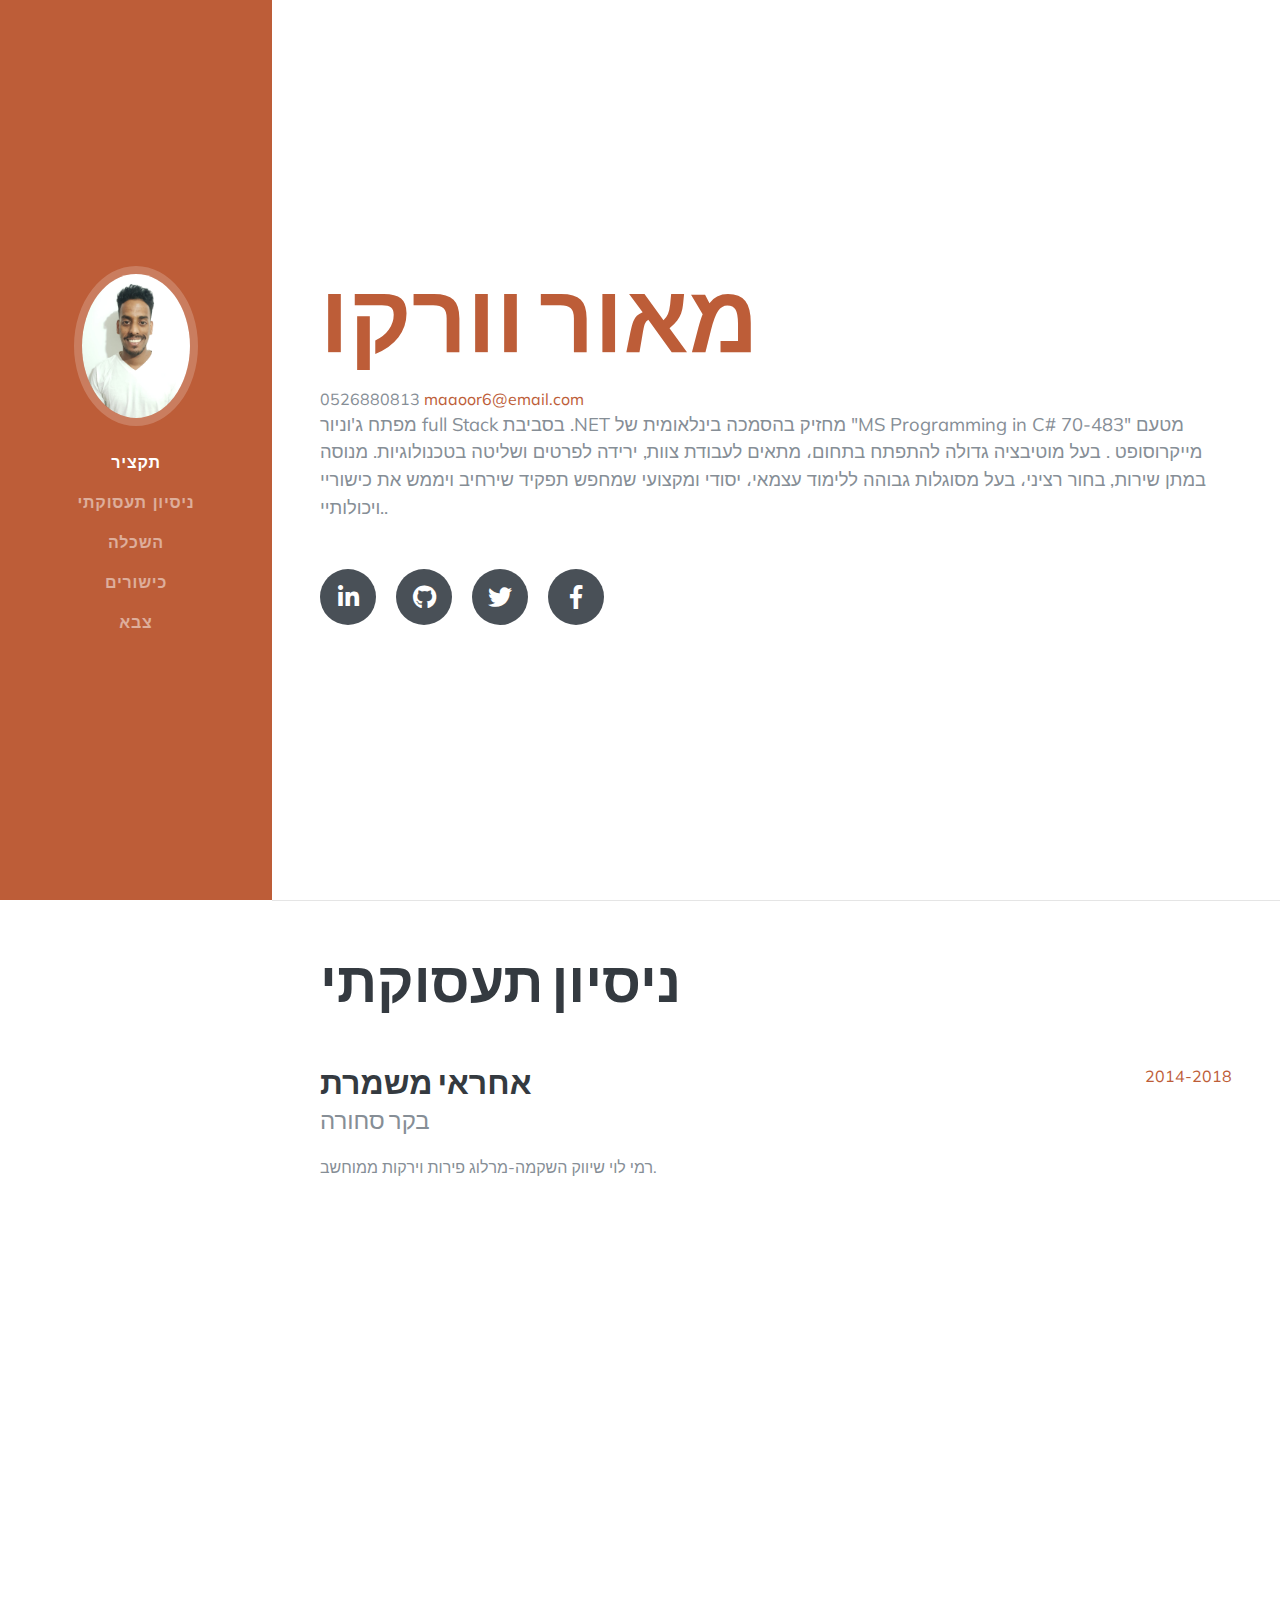
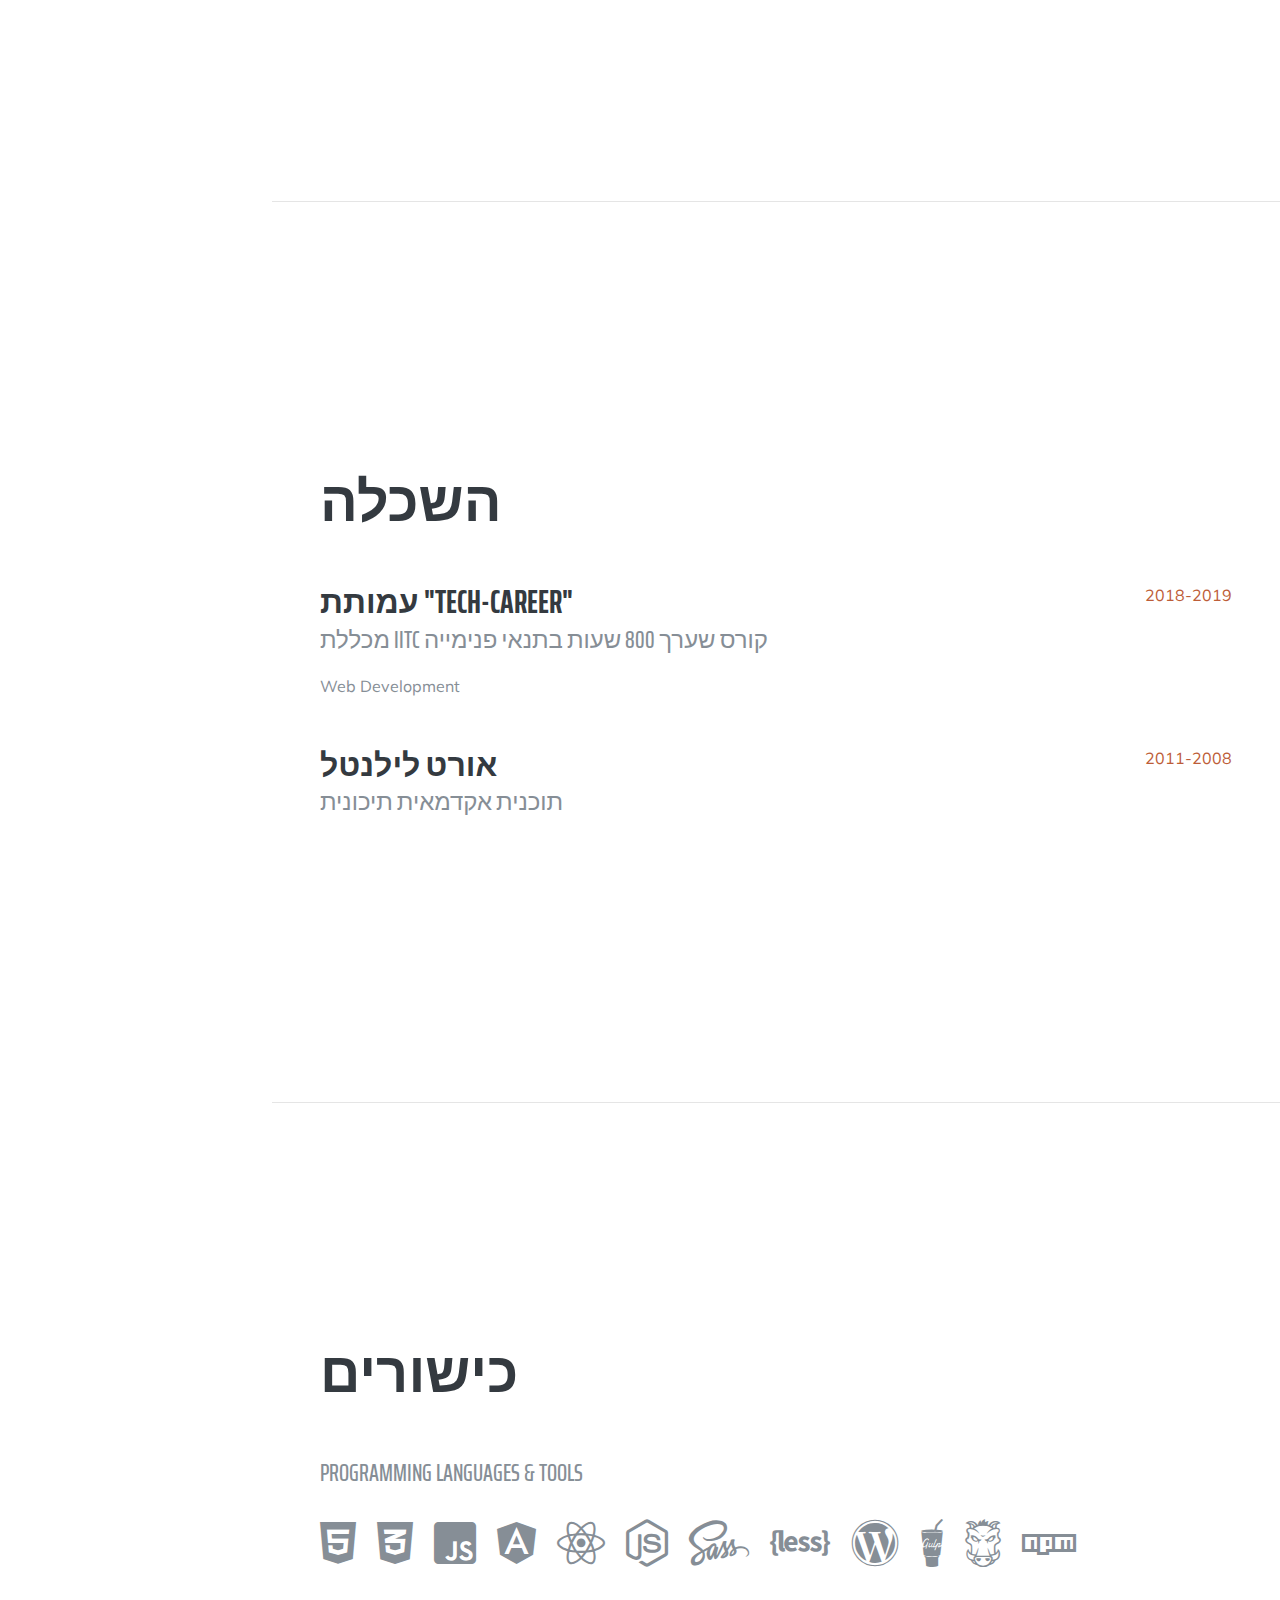
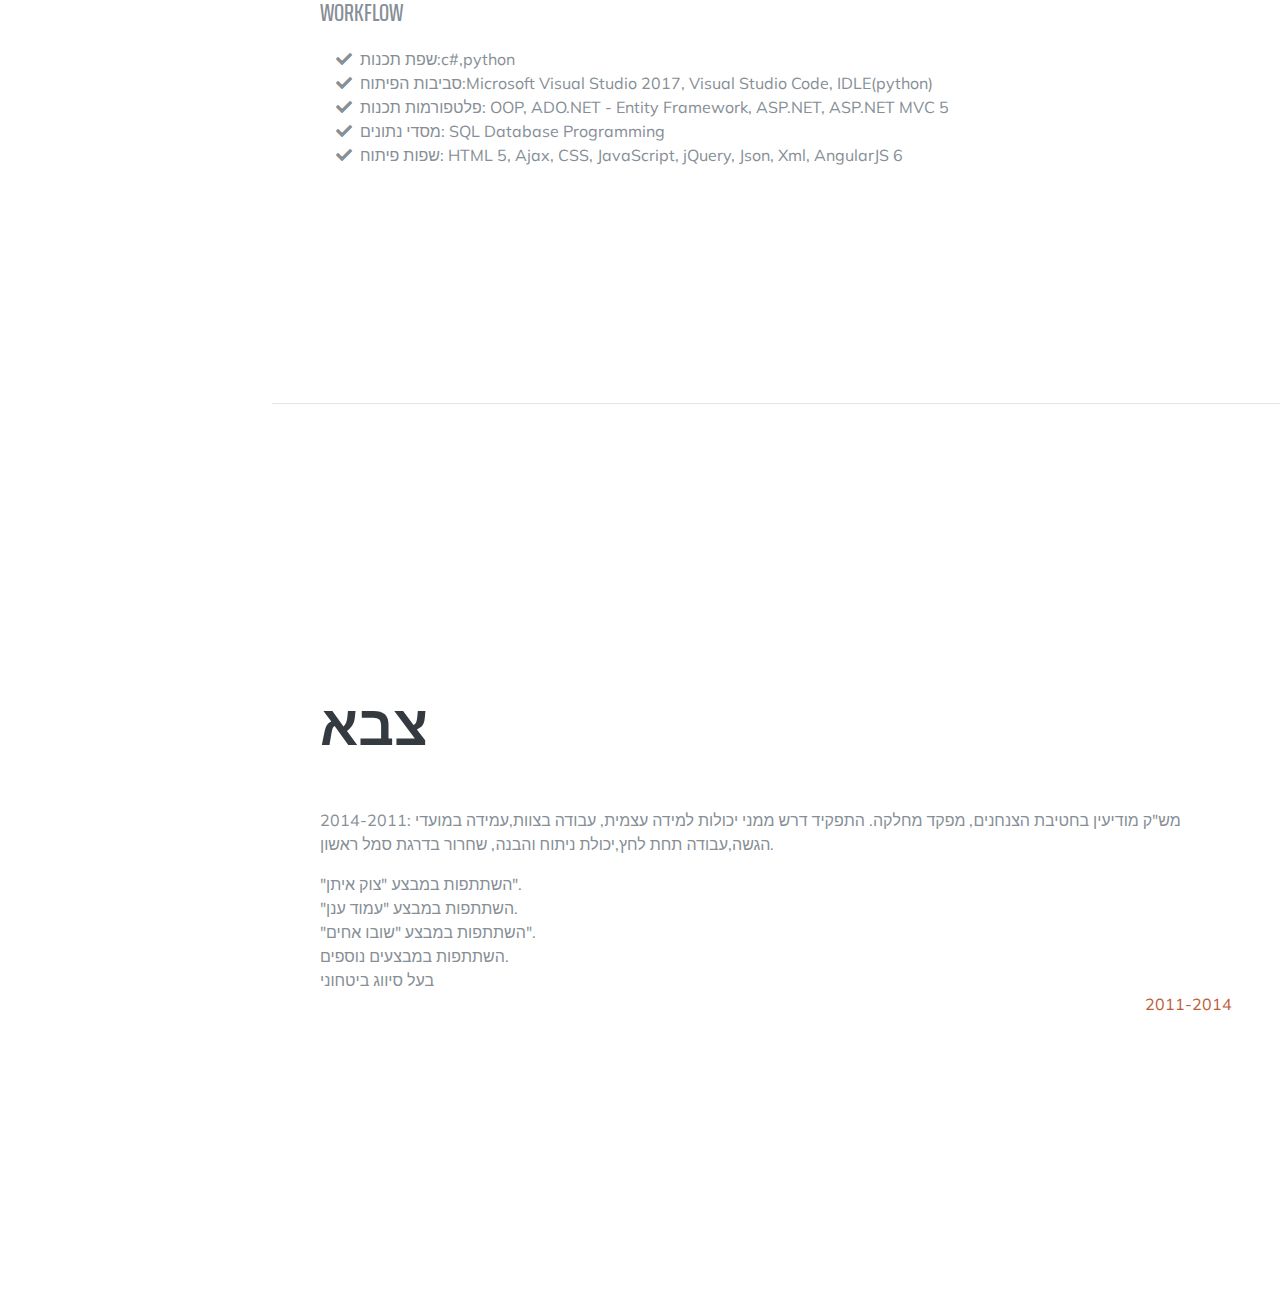
<file: index.html>
﻿<!DOCTYPE html>
<html lang="he" >

<head>

  <meta charset="utf-8">
  <meta name="viewport" content="width=device-width, initial-scale=1, shrink-to-fit=no">
  <meta name="description" content="">
  <meta name="author" content="">

  <title>Resume - Start Bootstrap Theme</title>

  <!-- Bootstrap core CSS -->
  <link href="vendor/bootstrap/css/bootstrap.min.css" rel="stylesheet">

  <!-- Custom fonts for this template -->
  <link href="https://fonts.googleapis.com/css?family=Saira+Extra+Condensed:500,700" rel="stylesheet">
  <link href="https://fonts.googleapis.com/css?family=Muli:400,400i,800,800i" rel="stylesheet">
  <link href="vendor/fontawesome-free/css/all.min.css" rel="stylesheet">

  <!-- Custom styles for this template -->
  <link href="css/resume.min.css" rel="stylesheet">

</head>

<body id="page-top">

  <nav class="navbar navbar-expand-lg navbar-dark bg-primary fixed-top" id="sideNav">
    <a class="navbar-brand js-scroll-trigger" href="#page-top">
      <span class="d-block d-lg-none">Maor Worko</span>
      <span class="d-none d-lg-block">
        <img class="img-fluid img-profile rounded-circle mx-auto mb-2" src="pic.jpg" alt="">
      </span>
    </a>
    <button class="navbar-toggler" type="button" data-toggle="collapse" data-target="#navbarSupportedContent" aria-controls="navbarSupportedContent" aria-expanded="false" aria-label="Toggle navigation">
      <span class="navbar-toggler-icon"></span>
    </button>
    <div class="collapse navbar-collapse" id="navbarSupportedContent">
      <ul class="navbar-nav">
        <li class="nav-item">
          <a class="nav-link js-scroll-trigger" href="#about">תקציר</a>
        </li>
        <li class="nav-item">
          <a class="nav-link js-scroll-trigger" href="#experience">ניסיון תעסוקתי</a>
        </li>
        <li class="nav-item">
          <a class="nav-link js-scroll-trigger" href="#education">השכלה</a>
        </li>
        <li class="nav-item">
          <a class="nav-link js-scroll-trigger" href="#skills">כישורים</a>
        </li>
        <li class="nav-item">
          <a class="nav-link js-scroll-trigger" href="#interests">צבא</a>
        </li>
      </ul>
    </div>
  </nav>

  <div class="container-fluid p-0">

    <section class="resume-section p-3 p-lg-5 d-flex align-items-center" id="about">
      <div class="w-100">
        <h1 class="mb-0">
          <span class="text-primary">מאור וורקו</span>
        </h1><br>
        <div class="רמלה אהוד מנור13\7 ">0526880813
            <a href="maaoor6@gmail.com">maaoor6@email.com</a>
        </div>
        <p class="lead mb-5">מפתח ג'וניור full Stack בסביבת .NET  מחזיק בהסמכה בינלאומית של "MS Programming in C# 70-483" מטעם מייקרוסופט . בעל מוטיבציה גדולה להתפתח בתחום، מתאים לעבודת צוות, ירידה לפרטים ושליטה בטכנולוגיות. מנוסה במתן שירות, בחור רציני، בעל מסוגלות גבוהה ללימוד עצמאי، יסודי ומקצועי שמחפש תפקיד שירחיב ויממש את כישוריי ויכולותיי..</p>
        <div class="social-icons">
          <a href="#">
            <i class="fab fa-linkedin-in"></i>
          </a>
          <a href="#">
            <i class="fab fa-github"></i>
          </a>
          <a href="#">
            <i class="fab fa-twitter"></i>
          </a>
          <a href="#">
            <i class="fab fa-facebook-f"></i>
          </a>
        </div>
      </div>
    </section>

    <hr class="m-0">

    <section class="resume-section p-3 p-lg-5 d-flex justify-content-center" id="experience">
      <div class="w-100">
        <h2 class="mb-5">ניסיון תעסוקתי</h2>

        <div class="resume-item d-flex flex-column flex-md-row justify-content-between mb-5">
          <div class="resume-content">
            <h3 class="mb-0">אחראי משמרת </h3>
            <div class="subheading mb-3">בקר סחורה</div>
            <p> רמי לוי שיווק השקמה-מרלוג פירות וירקות ממוחשב.</p>
          </div>
          <div class="resume-date text-md-right">
              <span class="text-primary">2014-2018</span>
          </div>
        </div>

      </div>

    </section>

    <hr class="m-0">

    <section class="resume-section p-3 p-lg-5 d-flex align-items-center" id="education">
      <div class="w-100">
        <h2 class="mb-5">השכלה</h2>

        <div class="resume-item d-flex flex-column flex-md-row justify-content-between mb-5">
          <div class="resume-content">
              <h3 class="mb-0">עמותת "Tech-Career"</h3>
              <div class="subheading mb-3">מכללת IITC  קורס שערך 800 שעות בתנאי פנימייה </div>
            <div> Web Development </div>
          </div>
          <div class="resume-date text-md-right">
            <span class="text-primary">2018-2019</span>
          </div>
        </div>

        <div class="resume-item d-flex flex-column flex-md-row justify-content-between">
          <div class="resume-content">
              <h3 class="mb-0">אורט לילנטל</h3>
              <div class="subheading mb-3">תוכנית אקדמאית תיכונית</div>
          </div>
          <div class="resume-date text-md-right">
              <span class="text-primary">2011-2008</span>
          </div>
        </div>

      </div>
    </section>

    <hr class="m-0">

    <section class="resume-section p-3 p-lg-5 d-flex align-items-center" id="skills">
      <div class="w-100">
        <h2 class="mb-5">כישורים</h2>

        <div class="subheading mb-3">Programming Languages &amp; Tools</div>
        <ul class="list-inline dev-icons">
          <li class="list-inline-item">
            <i class="fab fa-html5"></i>
          </li>
          <li class="list-inline-item">
            <i class="fab fa-css3-alt"></i>
          </li>
          <li class="list-inline-item">
            <i class="fab fa-js-square"></i>
          </li>
          <li class="list-inline-item">
            <i class="fab fa-angular"></i>
          </li>
          <li class="list-inline-item">
            <i class="fab fa-react"></i>
          </li>
          <li class="list-inline-item">
            <i class="fab fa-node-js"></i>
          </li>
          <li class="list-inline-item">
            <i class="fab fa-sass"></i>
          </li>
          <li class="list-inline-item">
            <i class="fab fa-less"></i>
          </li>
          <li class="list-inline-item">
            <i class="fab fa-wordpress"></i>
          </li>
          <li class="list-inline-item">
            <i class="fab fa-gulp"></i>
          </li>
          <li class="list-inline-item">
            <i class="fab fa-grunt"></i>
          </li>
          <li class="list-inline-item">
            <i class="fab fa-npm"></i>
          </li>
        </ul>

        <div class="subheading mb-3">Workflow</div>
        <ul class="fa-ul mb-0">
            <li>
                <i class="fa-li fa fa-check"></i>
                שפת תכנות:c#,python
            </li>
            <li>
                <i class="fa-li fa fa-check"></i>
                סביבות הפיתוח:Microsoft Visual Studio 2017, Visual Studio Code, IDLE(python)
            </li>
            <li>
                <i class="fa-li fa fa-check"></i>
            	פלטפורמות תכנות: OOP, ADO.NET - Entity Framework, ASP.NET, ASP.NET MVC 5
            </li>
            <li>
                <i class="fa-li fa fa-check"></i>
               מסדי נתונים:  SQL Database Programming
            </li>
            <li>
                <i class="fa-li fa fa-check"></i>
              	שפות פיתוח: HTML 5, Ajax, CSS, JavaScript, jQuery, Json, Xml, AngularJS 6
            </li>
        </ul>
      </div>
    </section>

    <hr class="m-0">

    <section class="resume-section p-3 p-lg-5 d-flex align-items-center" id="interests">
        <div class="w-100">
            <h2 class="mb-5">צבא</h2>
            <p>2014-2011: מש"ק מודיעין בחטיבת הצנחנים, מפקד מחלקה. התפקיד דרש ממני יכולות למידה עצמית, עבודה בצוות,עמידה במועדי הגשה,עבודה תחת לחץ,יכולת ניתוח והבנה, שחרור בדרגת סמל ראשון.</p>
            <p class="mb-0">"השתתפות במבצע "צוק איתן".</p>
            <p class="mb-0">"השתתפות במבצע "עמוד ענן.</p>
            <p class="mb-0">"השתתפות במבצע "שובו אחים".</p>
            <p class="mb-0">השתתפות במבצעים נוספים.</p>
            <p class="mb-0">בעל סיווג ביטחוני</p>
            <div class="resume-date text-md-right">
                <span class="text-primary">2011-2014</span>
            </div>
        </div>
    </section>

  </div>

  <!-- Bootstrap core JavaScript -->
  <script src="vendor/jquery/jquery.min.js"></script>
  <script src="vendor/bootstrap/js/bootstrap.bundle.min.js"></script>

  <!-- Plugin JavaScript -->
  <script src="vendor/jquery-easing/jquery.easing.min.js"></script>

  <!-- Custom scripts for this template -->
  <script src="js/resume.min.js"></script>

</body>

</html>
</file>
<file: css/resume.min.css>
/*!
 * Start Bootstrap - Resume v5.0.3 (https://startbootstrap.com/template-overviews/resume)
 * Copyright 2013-2019 Start Bootstrap
 * Licensed under MIT (https://github.com/BlackrockDigital/startbootstrap-resume/blob/master/LICENSE)
 */body{font-family:Muli,-apple-system,BlinkMacSystemFont,'Segoe UI',Roboto,'Helvetica Neue',Arial,sans-serif,'Apple Color Emoji','Segoe UI Emoji','Segoe UI Symbol','Noto Color Emoji';padding-top:54px;color:#868e96}@media (min-width:992px){body{padding-top:0;padding-left:17rem}}h1,h2,h3,h4,h5,h6{font-family:'Saira Extra Condensed',-apple-system,BlinkMacSystemFont,'Segoe UI',Roboto,'Helvetica Neue',Arial,sans-serif,'Apple Color Emoji','Segoe UI Emoji','Segoe UI Symbol','Noto Color Emoji';font-weight:700;text-transform:uppercase;color:#343a40}h1{font-size:6rem;line-height:5.5rem}h2{font-size:3.5rem}h3{font-size:2rem}p.lead{font-size:1.15rem;font-weight:400}.subheading{text-transform:uppercase;font-weight:500;font-family:'Saira Extra Condensed',-apple-system,BlinkMacSystemFont,'Segoe UI',Roboto,'Helvetica Neue',Arial,sans-serif,'Apple Color Emoji','Segoe UI Emoji','Segoe UI Symbol','Noto Color Emoji';font-size:1.5rem}.social-icons a{display:inline-block;height:3.5rem;width:3.5rem;background-color:#495057;color:#fff!important;border-radius:100%;text-align:center;font-size:1.5rem;line-height:3.5rem;margin-right:1rem}.social-icons a:last-child{margin-right:0}.social-icons a:hover{background-color:#bd5d38}.dev-icons{font-size:3rem}.dev-icons .list-inline-item i:hover{color:#bd5d38}#sideNav .navbar-nav .nav-item .nav-link{font-weight:800;letter-spacing:.05rem;text-transform:uppercase}#sideNav .navbar-toggler:focus{outline-color:#d48a6e}@media (min-width:992px){#sideNav{text-align:center;position:fixed;top:0;left:0;display:-webkit-box;display:-ms-flexbox;display:flex;-webkit-box-orient:vertical;-webkit-box-direction:normal;-ms-flex-direction:column;flex-direction:column;width:17rem;height:100vh}#sideNav .navbar-brand{display:-webkit-box;display:-ms-flexbox;display:flex;margin:auto auto 0;padding:.5rem}#sideNav .navbar-brand .img-profile{max-width:10rem;max-height:10rem;border:.5rem solid rgba(255,255,255,.2)}#sideNav .navbar-collapse{display:-webkit-box;display:-ms-flexbox;display:flex;-webkit-box-align:start;-ms-flex-align:start;align-items:flex-start;-webkit-box-flex:0;-ms-flex-positive:0;flex-grow:0;width:100%;margin-bottom:auto}#sideNav .navbar-collapse .navbar-nav{-webkit-box-orient:vertical;-webkit-box-direction:normal;-ms-flex-direction:column;flex-direction:column;width:100%}#sideNav .navbar-collapse .navbar-nav .nav-item{display:block}#sideNav .navbar-collapse .navbar-nav .nav-item .nav-link{display:block}}section.resume-section{padding-top:5rem!important;padding-bottom:5rem!important;max-width:75rem}section.resume-section .resume-item .resume-date{min-width:none}@media (min-width:768px){section.resume-section{min-height:100vh}section.resume-section .resume-item .resume-date{min-width:18rem}}@media (min-width:992px){section.resume-section{padding-top:3rem!important;padding-bottom:3rem!important}}.bg-primary{background-color:#bd5d38!important}.text-primary{color:#bd5d38!important}a{color:#bd5d38}a:active,a:focus,a:hover{color:#824027}
</file>
